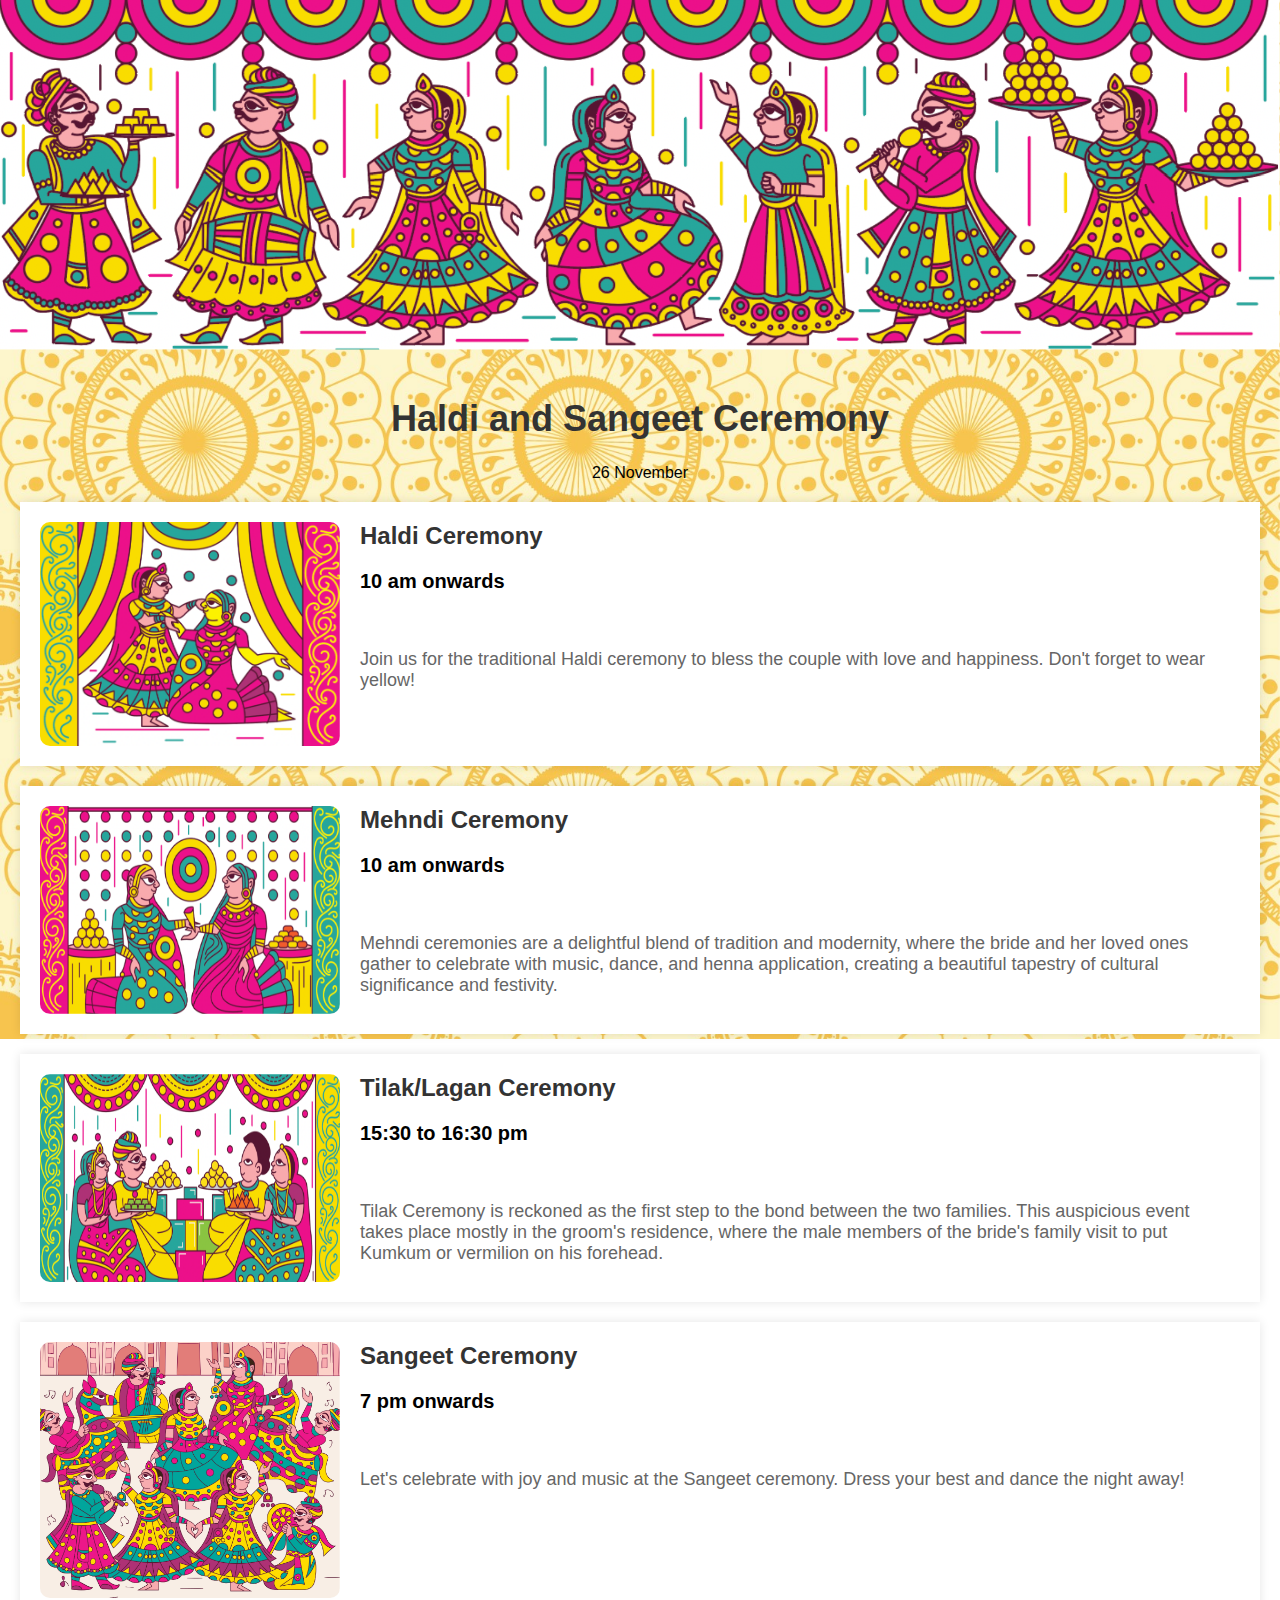
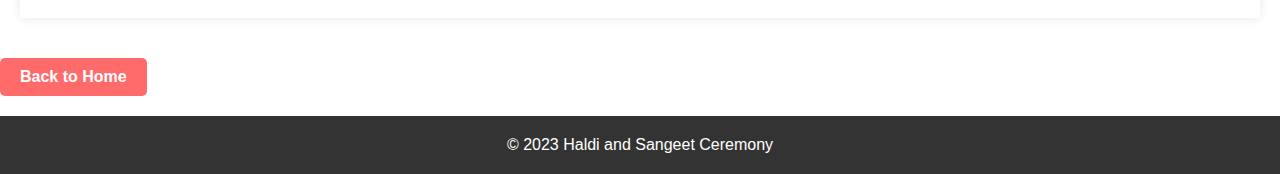
<file: 26_nov.html>
<!DOCTYPE html>
<html lang="en">
<head>
    <meta charset="UTF-8">
    <meta name="viewport" content="width=device-width, initial-scale=1.0">
    <img src="img/events/sangeet2.png" alt="banner" style="width:100%;height:auto;">
    <title>Haldi and Sangeet Ceremony - 26 November</title>
    <style>
        body {
            font-family: Arial, sans-serif;
            margin: 0;
            padding: 0;
            background-image: url('img/bg4.jpg'); /* Set your background image URL here */
            background-size: cover; /* Ensure the background image covers the entire viewport */
            background-repeat: no-repeat; /* Prevent background image from repeating */
            background-attachment: fixed; /* Fixed background image */
            background-position: center center; /* Center the background image */

        }

        .container {
            max-width: 100%;
            margin: 0 auto;
            padding: 20px;
        }

        .header {
            text-align: center;
            margin-top: 20px;
        }

        .header h1 {
            font-size: 24px;
            color: #333;
        }

        .event-image {
            max-width: 100%;
            height: auto;
            border-radius: 10px;
        }

        .event-image2 {
            max-width: 100%;
            height: auto;
            border-radius: 10px;
        }

        .event-details {
            display: flex;
            flex-direction: column;
            background-color: #fff;
            box-shadow: 0 0 10px rgba(0, 0, 0, 0.1);
            padding: 20px;
            margin-top: 20px;
        }

        .event-details img {
            max-width: 100%;
            height: auto;
            border-radius: 10px;
        }

        .event-details .text {
            flex: 1;
            padding: 0 20px;
        }

        .event-details h2 {
            font-size: 24px;
            color: #333;
            margin-top: 0;
        }

        .event-details p {
            font-size: 18px;
            color: #666;
        }

        /* Style for the fancy button */
        .fancy-button {
            display: inline-block;
            margin-top: 20px;
            font-size: 16px;
            padding: 10px 20px;
            background-color: #FF6B6B; /* Background color */
            color: #fff; /* Text color */
            border: none;
            border-radius: 5px;
            cursor: pointer;
            transition: background-color 0.3s ease;
            text-decoration: none;
            font-weight: bold;
        }

        /* Hover effect */
        .fancy-button:hover {
            background-color: #FF3030; /* Change color on hover */
        }

        .footer {
            text-align: center;
            margin-top: 20px;
            padding: 20px 0;
            background-color: #333;
            color: #fff;
        }

        @media (min-width: 768px) {
            .event-image {
                width: 300px; /* Set max-width for larger screens */
                height: auto; /* Set height for larger screens */
            }

            .event-image2, .event-image3, .event-image4 {
                width: 300px; /* Set max-width for larger screens */
                height: auto; /* Set height for larger screens */
            }
            .header h1 {
                font-size: 36px;
            }

            .event-details {
                flex-direction: row;
            }

            .event-details .text {
                flex: 1;
                padding: 0 20px;
            }

            .event-details h2 {
                font-size: 24px;
            }

            .event-details h3 {
                font-size: 20px;
            }
        }
        
    </style>
</head>
<body>
    <div class="container">
        <div class="header">
            <h1>Haldi and Sangeet Ceremony</h1>
            <p>26 November</p>
        </div>

        <div class="event-details">
            <img src="img/events/haldi.png" alt="Haldi Ceremony" class="event-image">
            <br>
            <div class="text">
                <h2>Haldi Ceremony</h2>
                <h3>10 am onwards</h3>
                <br>
                <p>
                    Join us for the traditional Haldi ceremony to bless the couple with love and happiness.
                    Don't forget to wear yellow!
                </p>
            </div>
        </div>

        <div class="event-details">
            <img src="img/events/mehndi.png" alt="Mehendi Ceremony" class="event-image3">
            <br>
            <div class="text">
                <h2>Mehndi Ceremony</h2>
                <h3>10 am onwards</h3>
                <br>
                <p>
                    Mehndi ceremonies are a delightful blend of tradition and modernity, where the bride and her loved ones gather to celebrate with music, dance, and henna application, creating a beautiful tapestry of cultural significance and festivity.
                </p>
            </div>
        </div>

            <div class="event-details">
            <img src="img/events/food2.png" alt="Tilak/Lagan Ceremony" class="event-image4">
            <br>
            <div class="text">
                <h2>Tilak/Lagan Ceremony</h2>
                <h3>15:30 to 16:30 pm</h3>
                <br>
                <p>
                    Tilak Ceremony is reckoned as the first step to the bond between the two families. This auspicious event takes place mostly in the groom's residence, where the male members of the bride's family visit to put Kumkum or vermilion on his forehead.
                </p>
            </div>
        </div>

        <div class="event-details">
            <img src="img/events/party2.png" alt="Sangeet Ceremony" class="event-image2">
            <br>
            <div class="text">
                <h2>Sangeet Ceremony</h2>
                <h3>7 pm onwards</h3><br>
                <p>
                    Let's celebrate with joy and music at the Sangeet ceremony.
                    Dress your best and dance the night away!
                </p>
            </div>
        </div>
    </div>

    <a href="about.html" class="fancy-button">Back to Home</a>

    <div class="footer">
        &copy; 2023 Haldi and Sangeet Ceremony
    </div>
</body>
</html>
</file>
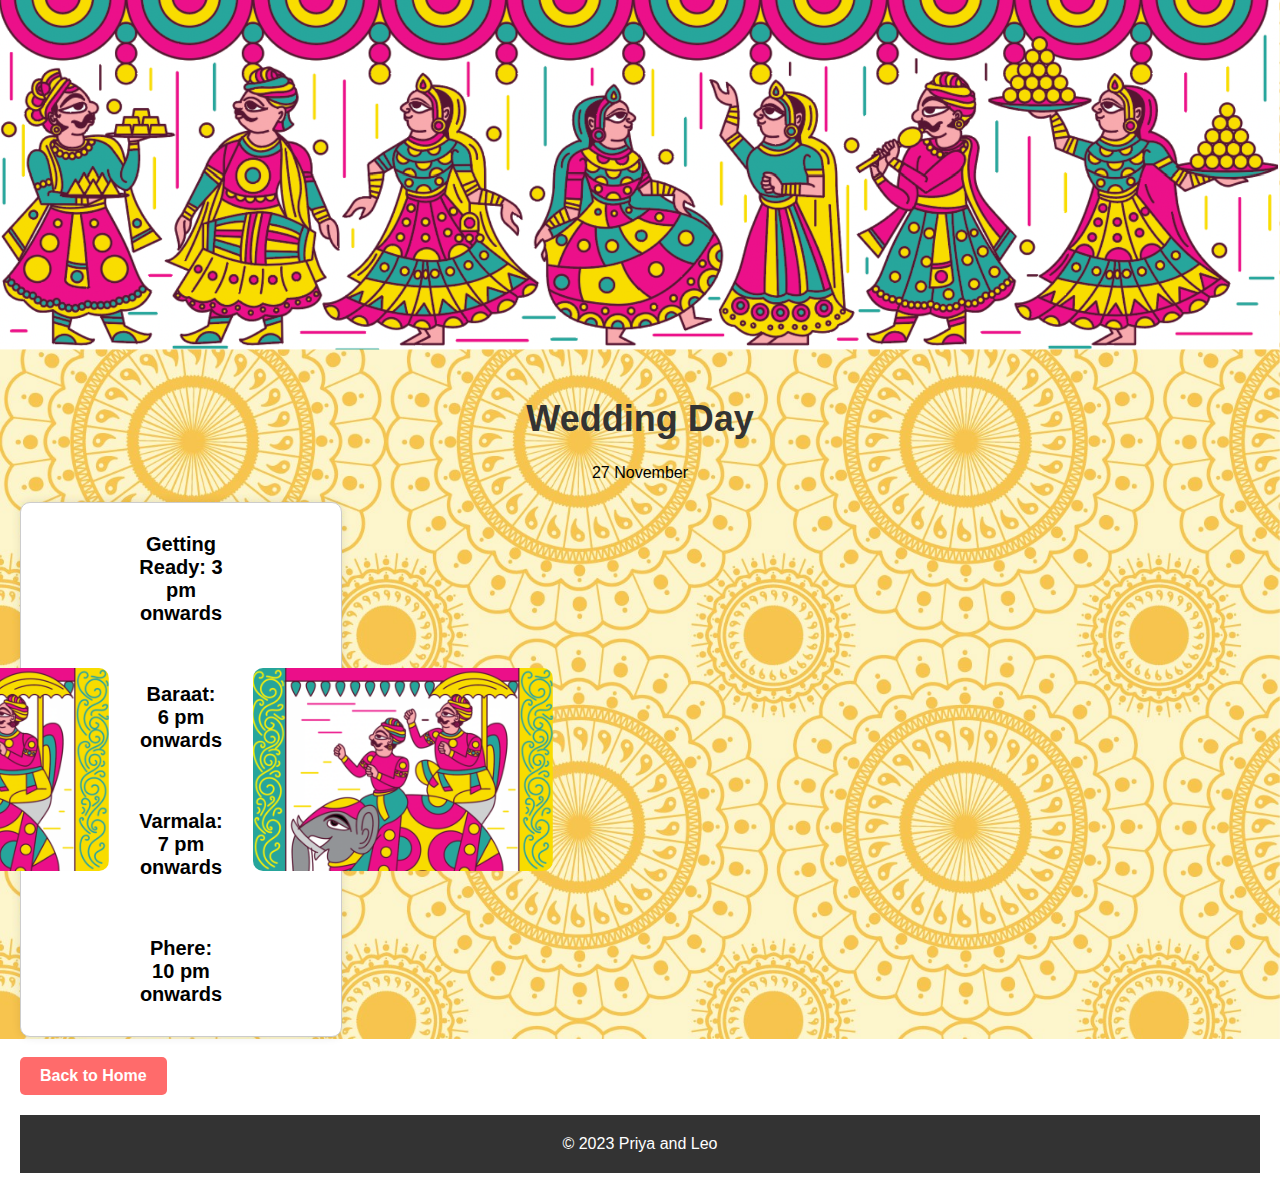
<file: 27_nov.html>
<!DOCTYPE html>
<html lang="en">
<head>
    <meta charset="UTF-8">
    <meta name="viewport" content="width=device-width, initial-scale=1.0">
    <img src="img/events/sangeet2.png" alt="banner" style="width:100%;height:auto;">
    <title>Wedding Day - 27 November</title>

    <style>
        body {
            font-family: Arial, sans-serif;
            margin: 0;
            padding: 0;
            background-image: url('img/bg4.jpg'); /* Set your background image URL here */
            background-size: cover; /* Ensure the background image covers the entire viewport */
            background-repeat: no-repeat; /* Prevent background image from repeating */
            background-attachment: fixed; /* Fixed background image */
            background-position: center center; /* Center the background image */

        }

        .container {
            max-width: 100%;
            margin: 0 auto;
            padding: 20px;
        }

        .header {
            text-align: center;
            margin-top: 20px;
        }

        .header h1 {
            font-size: 24px;
            color: #333;
        }

        .event-image {
            max-width: 100%;
            height: auto;
            border-radius: 10px;
        }

        .event-image2 {
            max-width: 100%;
            height: auto;
            border-radius: 10px;
        }

        .event-details {
            display: flex;
            flex-direction: column;
            background-color: #fff;
            box-shadow: 0 0 10px rgba(0, 0, 0, 0.1);
            padding: 20px;
            margin-top: 20px;
        }

        .event-details img {
            max-width: 100%;
            height: auto;
            border-radius: 10px;
        }

        .event-details .text {
            flex: 1;
            padding: 0 20px;
        }

        .event-details h2 {
            font-size: 24px;
            color: #333;
            margin-top: 0;
        }

        .event-details p {
            font-size: 18px;
            color: #666;
        }

        /* Style for the fancy button */
        .fancy-button {
            display: inline-block;
            margin-top: 20px;
            font-size: 16px;
            padding: 10px 20px;
            background-color: #FF6B6B; /* Background color */
            color: #fff; /* Text color */
            border: none;
            border-radius: 5px;
            cursor: pointer;
            transition: background-color 0.3s ease;
            text-decoration: none;
            font-weight: bold;
        }

        /* Hover effect */
        .fancy-button:hover {
            background-color: #FF3030; /* Change color on hover */
        }

        .footer {
            text-align: center;
            margin-top: 20px;
            padding: 20px 0;
            background-color: #333;
            color: #fff;
        }

        @media (min-width: 768px) {
            .event-image,  .event-image-left, .event-image-right {
                width: 300px; /* Set max-width for larger screens */
                height: auto; /* Set height for larger screens */
            }

            .event-image2, .event-image3, .event-image4 {
                width: 300px; /* Set max-width for larger screens */
                height: auto; /* Set height for larger screens */
            }
            .header h1 {
                font-size: 36px;
            }

            .event-details {
                flex-direction: row;
            }

            .event-details .text {
                flex: 1;
                padding: 0 20px;
            }

            .event-details h2 {
                font-size: 24px;
            }

            .event-details h3 {
                font-size: 20px;
            }

            .event-header {
                display: flex; /* Display the h2 and h3 elements side by side */
                justify-content: space-between; /* Add space between them */
                align-items: center; /* Vertically align them */
                }

            .event-details {
                display: flex;
                justify-content: center;
                align-items: center;
                border: 1px solid #ccc; /* Add a border for visual separation */
                border-radius: 10px; /* Add border radius for rounded corners */
                padding: 10px; /* Add padding to the box */
                max-width: 300px; /* Set a maximum width for the box */
                text-align: center;
                }

        .event-image-left,
        .event-image-right {
            max-width: 100px; /* Set the maximum width for the images on both sides */
            height: auto;
            }

        .event-image-left {
            margin-right: 10px; /* Add margin for spacing between the image and text */
            }

        .event-image-right {
            margin-left: 10px; /* Add margin for spacing between the image and text */
            }

        }
        
    </style>
</head>
<body>
    <div class="container">
        <div class="header">
            <h1>Wedding Day</h1>
            <p>27 November</p>
        </div>

        <div class="event-details">
            <img src="img/events/baraat2.png" alt="Haldi Ceremony" class="event-image-left">
            <br>
            <div class="text">
                <h3>Getting Ready: 3 pm onwards</h3>
                <br>
                <h3>Baraat: 6 pm onwards</h3>
                <br>
                <h3>Varmala: 7 pm onwards</h3>
                <br>
                <h3>Phere: 10 pm onwards</h3>
            </div>
             <img src="img/events/baraat2.png" alt="Haldi Ceremony" class="event-image-right">
        </div>


    <a href="about.html" class="fancy-button">Back to Home</a>

    <div class="footer">
        &copy; 2023 Priya and Leo
    </div>
</body>
</html>
</file>
